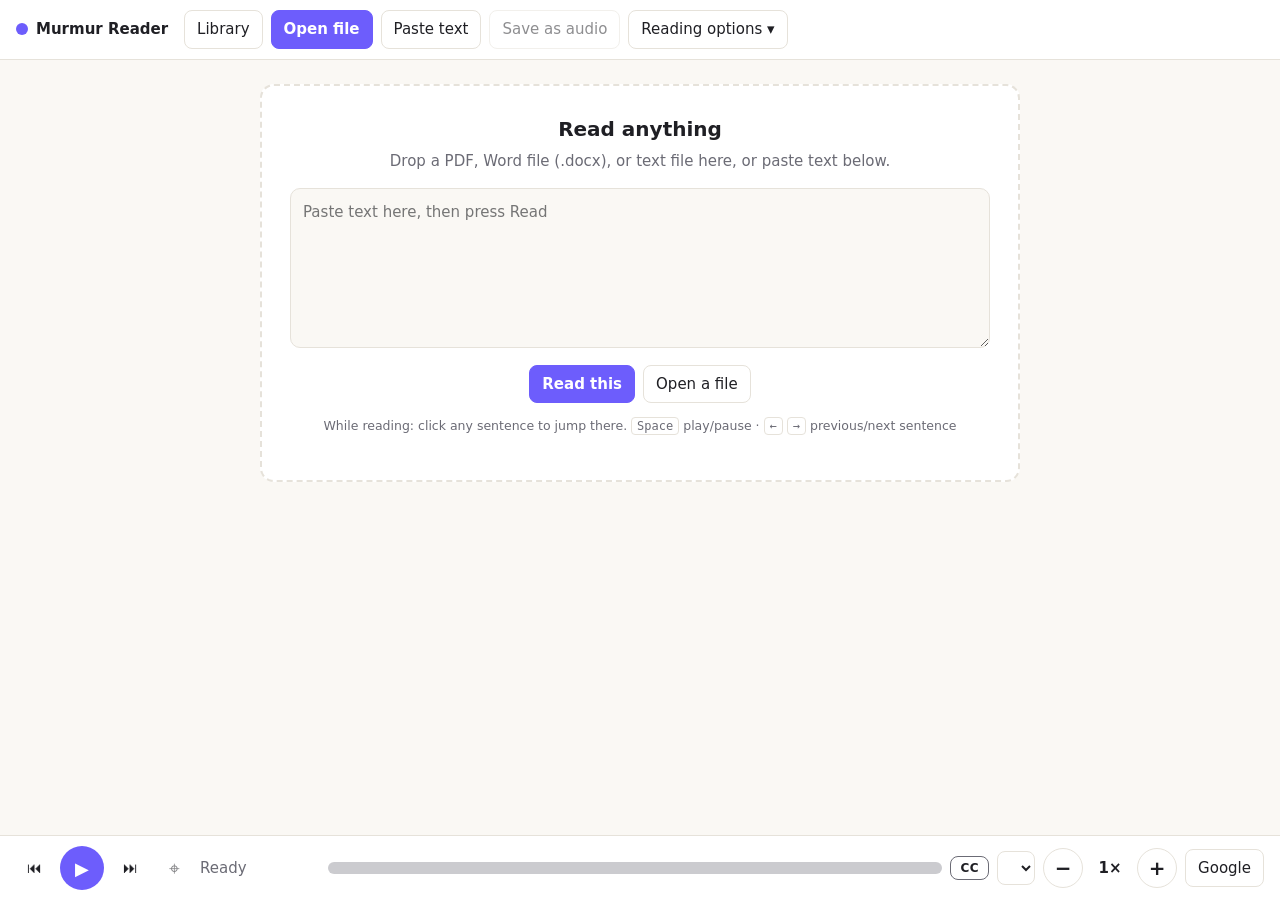
<file: index.html>
<!doctype html><meta charset="utf-8"><meta http-equiv="refresh" content="0; url=reader.html"><link rel="icon" type="image/png" href="icons/48.png"><title>Murmur</title><a href="reader.html">Open Murmur Reader</a>
</file>
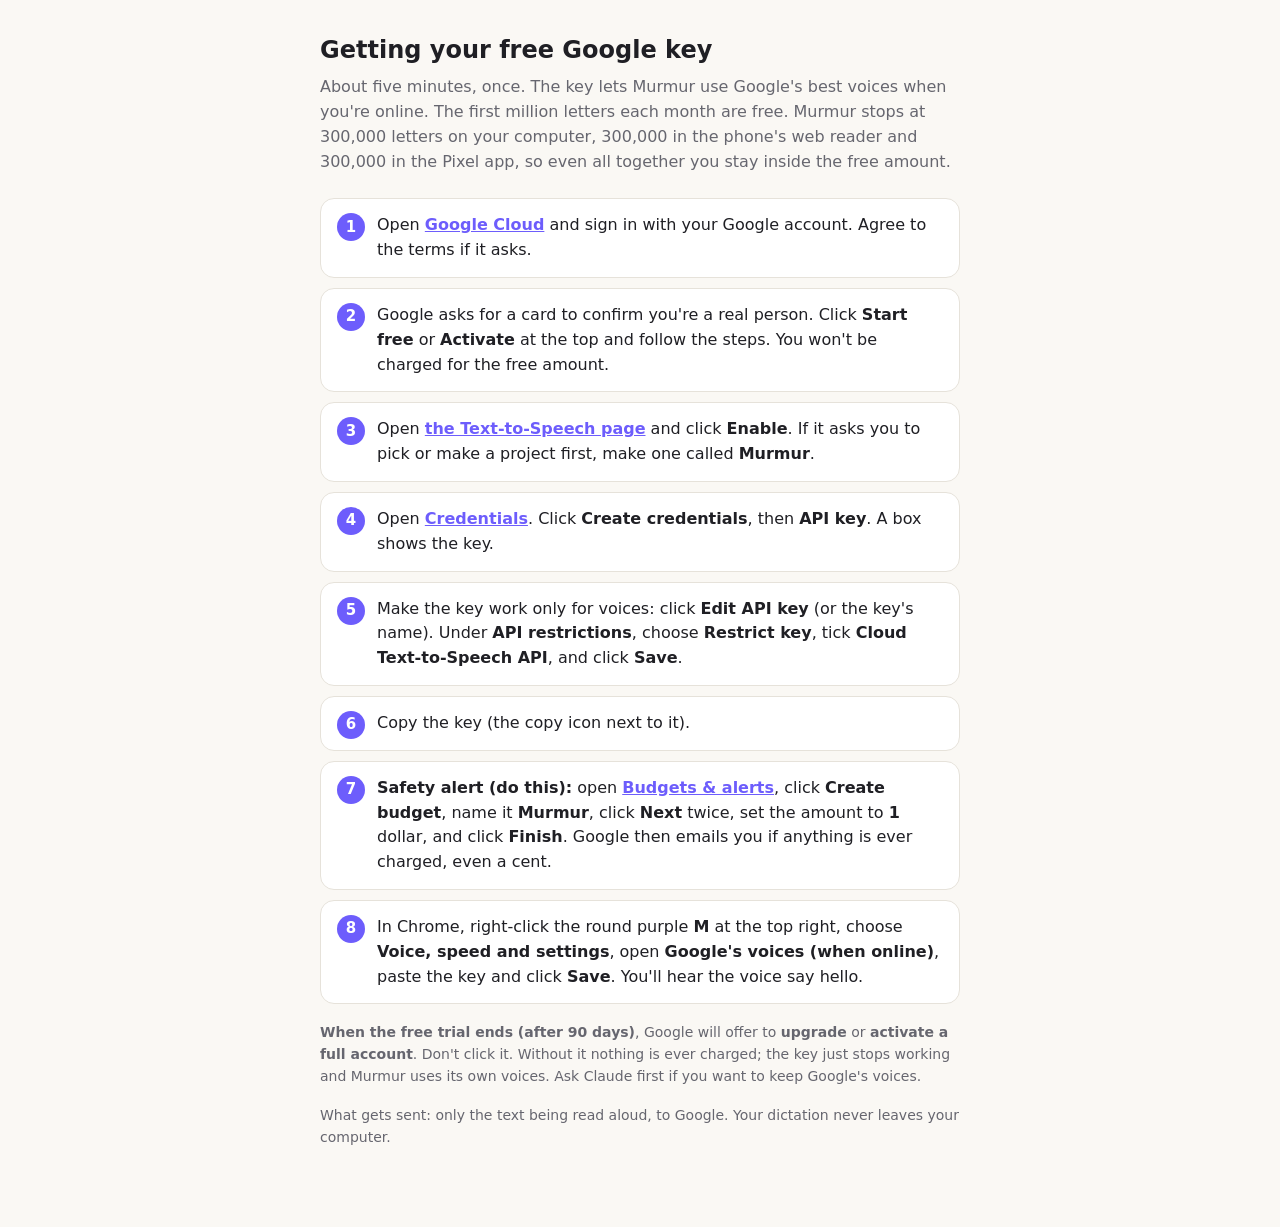
<file: google-key.html>
<!doctype html>
<html lang="en">
  <head>
    <meta charset="utf-8" />
    <meta name="viewport" content="width=device-width, initial-scale=1" />
    <title>Google voices key</title>
    <link rel="icon" type="image/png" sizes="48x48" href="icons/48.png" />
    <link rel="icon" type="image/png" sizes="128x128" href="icons/128.png" />
    <style>
      :root { --bg: #faf8f4; --fg: #1f1f24; --muted: #66666f; --card: #fff; --line: #e6e2da; --accent: #6d5dfc; --on-accent: #fff; }
      @media (prefers-color-scheme: dark) {
        :root { --bg: #18181c; --fg: #ececf0; --muted: #a3a3ad; --card: #222228; --line: #34343c; }
      }
      body { margin: 0; background: var(--bg); color: var(--fg); font: 16px/1.55 system-ui, -apple-system, "Segoe UI", sans-serif; }
      main { max-width: 640px; margin: 0 auto; padding: 32px 16px 64px; }
      h1 { font-size: 24px; margin: 0 0 6px; }
      .lead { color: var(--muted); margin: 0 0 24px; }
      ol { list-style: none; padding: 0; margin: 0; counter-reset: s; }
      li { counter-increment: s; background: var(--card); border: 1px solid var(--line); border-radius: 14px; padding: 14px 16px 14px 56px; margin: 0 0 10px; position: relative; }
      li::before { content: counter(s); position: absolute; left: 16px; top: 14px; width: 28px; height: 28px; border-radius: 50%; background: var(--accent); color: var(--on-accent); display: grid; place-items: center; font-weight: 700; font-size: 15px; }
      a { color: var(--accent); font-weight: 600; }
      .note { color: var(--muted); font-size: 14px; margin-top: 18px; }
      b { font-weight: 650; }
    </style>
  </head>
  <body>
    <main>
      <h1>Getting your free Google key</h1>
      <p class="lead">About five minutes, once. The key lets Murmur use Google's best voices when you're online. The first million letters each month are free. Murmur stops at 300,000 letters on your computer, 300,000 in the phone's web reader and 300,000 in the Pixel app, so even all together you stay inside the free amount.</p>
      <ol>
        <li>Open <a href="https://console.cloud.google.com/" target="_blank" rel="noopener">Google Cloud</a> and sign in with your Google account. Agree to the terms if it asks.</li>
        <li>Google asks for a card to confirm you're a real person. Click <b>Start free</b> or <b>Activate</b> at the top and follow the steps. You won't be charged for the free amount.</li>
        <li>Open <a href="https://console.cloud.google.com/apis/library/texttospeech.googleapis.com" target="_blank" rel="noopener">the Text-to-Speech page</a> and click <b>Enable</b>. If it asks you to pick or make a project first, make one called <b>Murmur</b>.</li>
        <li>Open <a href="https://console.cloud.google.com/apis/credentials" target="_blank" rel="noopener">Credentials</a>. Click <b>Create credentials</b>, then <b>API key</b>. A box shows the key.</li>
        <li>Make the key work only for voices: click <b>Edit API key</b> (or the key's name). Under <b>API restrictions</b>, choose <b>Restrict key</b>, tick <b>Cloud Text-to-Speech API</b>, and click <b>Save</b>.</li>
        <li>Copy the key (the copy icon next to it).</li>
        <li><b>Safety alert (do this):</b> open <a href="https://console.cloud.google.com/billing/budgets" target="_blank" rel="noopener">Budgets &amp; alerts</a>, click <b>Create budget</b>, name it <b>Murmur</b>, click <b>Next</b> twice, set the amount to <b>1</b> dollar, and click <b>Finish</b>. Google then emails you if anything is ever charged, even a cent.</li>
        <li>In Chrome, right-click the round purple <b>M</b> at the top right, choose <b>Voice, speed and settings</b>, open <b>Google's voices (when online)</b>, paste the key and click <b>Save</b>. You'll hear the voice say hello.</li>
      </ol>
      <p class="note"><b>When the free trial ends (after 90 days)</b>, Google will offer to <b>upgrade</b> or <b>activate a full account</b>. Don't click it. Without it nothing is ever charged; the key just stops working and Murmur uses its own voices. Ask Claude first if you want to keep Google's voices.</p>
      <p class="note">What gets sent: only the text being read aloud, to Google. Your dictation never leaves your computer.</p>
    </main>
  </body>
</html>
</file>
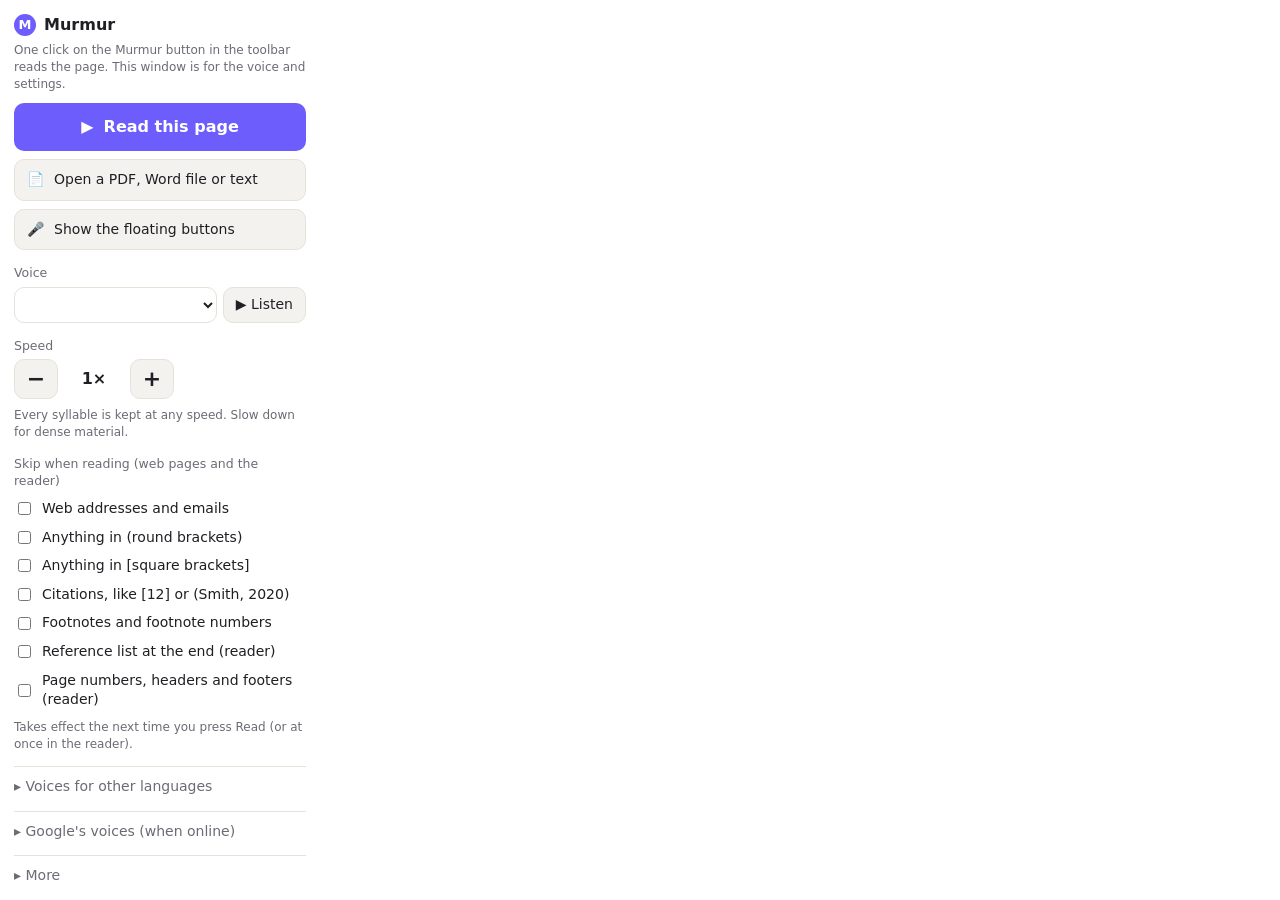
<file: popup.html>
<!doctype html>
<html lang="en">
  <head>
    <meta charset="utf-8" />
    <link rel="icon" type="image/png" href="icons/48.png" />
    <style>
      :root { --bg: #fff; --fg: #1f1f24; --muted: #6b6b75; --line: #e6e2da; --soft: #f4f2ee; --accent: #6d5dfc; --accent2: #8577ff; --on-accent: #fff; --err: #b3261e; }
      @media (prefers-color-scheme: dark) {
        :root { --bg: #1d1d22; --fg: #ececf0; --muted: #a3a3ad; --line: #34343c; --soft: #26262d; --err: #ff8a80; }
      }
      * { box-sizing: border-box; }
      body { width: 320px; margin: 0; padding: 14px; font: 14px/1.4 system-ui, -apple-system, "Segoe UI", sans-serif; color: var(--fg); background: var(--bg); }
      h1 { font-size: 16px; margin: 0 0 12px; display: flex; align-items: center; gap: 8px; }
      .logo { width: 22px; height: 22px; border-radius: 50%; background: var(--accent); color: var(--on-accent); display: grid; place-items: center; font-weight: 800; font-size: 13px; }
      button { font: inherit; color: inherit; cursor: pointer; border: 0; border-radius: 10px; }
      .big { width: 100%; padding: 13px 14px; font-size: 16px; font-weight: 650; background: var(--accent); color: var(--on-accent); display: flex; align-items: center; justify-content: center; gap: 10px; }
      .big:hover { background: var(--accent2); }
      .wide { width: 100%; margin-top: 8px; padding: 10px 12px; background: var(--soft); border: 1px solid var(--line); text-align: left; display: flex; align-items: center; gap: 10px; }
      .wide:hover { border-color: var(--muted); }
      .now { margin-top: 12px; padding: 10px; border-radius: 12px; background: var(--soft); border: 1px solid var(--line); }
      .now[hidden] { display: none; }
      .status { min-height: 18px; color: var(--muted); margin-bottom: 8px; text-align: center; }
      .status.err { color: var(--err); }
      .controls { display: flex; justify-content: center; gap: 10px; }
      .controls button { width: 44px; height: 44px; border-radius: 50%; background: var(--bg); border: 1px solid var(--line); font-size: 15px; display: grid; place-items: center; }
      .controls button.main { width: 52px; height: 52px; background: var(--accent); border: 0; color: var(--on-accent); font-size: 18px; }
      .msg { margin-top: 10px; color: var(--err); font-size: 13px; }
      .msg:empty { display: none; }
      .field { margin-top: 14px; }
      .field > .label { font-size: 12.5px; color: var(--muted); margin-bottom: 5px; display: block; }
      .voice-row { display: flex; gap: 6px; }
      select { flex: 1; min-width: 0; font: inherit; padding: 8px; border-radius: 10px; border: 1px solid var(--line); background: var(--bg); color: var(--fg); }
      .listen { padding: 0 12px; background: var(--soft); border: 1px solid var(--line); white-space: nowrap; }
      .speed-row { display: flex; align-items: center; gap: 8px; }
      .speed-row small { color: var(--muted); }
      input[type=range] { flex: 1; accent-color: var(--accent); }
      .speed-val { min-width: 56px; text-align: center; font-weight: 600; font-size: 16px; font-variant-numeric: tabular-nums; }
      .step { width: 44px; height: 40px; padding: 0; font-size: 22px; font-weight: 600; line-height: 1; background: var(--soft); border: 1px solid var(--line); border-radius: 10px; color: var(--fg); cursor: pointer; }
      .step:disabled { opacity: .35; cursor: default; }
      details { margin-top: 14px; border-top: 1px solid var(--line); padding-top: 10px; }
      summary { cursor: pointer; color: var(--muted); list-style: none; }
      summary::-webkit-details-marker { display: none; }
      summary::before { content: '▸ '; }
      details[open] summary::before { content: '▾ '; }
      .check { display: flex; align-items: center; gap: 8px; margin: 9px 0; }
      .lang { display: flex; align-items: center; gap: 6px; margin: 8px 0; }
      .lang .name { width: 86px; color: var(--muted); font-size: 13px; flex: none; }
      .lang select { flex: 1; min-width: 0; padding: 6px 8px; }
      .lang .listen { padding: 0 10px; height: 32px; }
      .small { font-size: 12px; color: var(--muted); margin-top: 8px; }
      a { color: #2a6fd6; cursor: pointer; }
    </style>
  </head>
  <body>
    <h1><span class="logo">M</span>Murmur</h1>
    <div class="small" style="margin: -6px 0 10px">One click on the Murmur button in the toolbar reads the page. This window is for the voice and settings.</div>

    <button id="readPage" class="big"><span>&#9654;</span> <span id="readLabel">Read this page</span></button>
    <button id="openReader" class="wide"><span>&#128196;</span> Open a PDF, Word file or text</button>
    <button id="showDock" class="wide" title="The microphone and speaker buttons that float over everything on this computer"><span>&#127908;</span> Show the floating buttons</button>
    <div id="dockNote" class="small" hidden></div>

    <div id="now" class="now" hidden>
      <div id="status" class="status"></div>
      <div class="controls">
        <button id="prev" title="Back one sentence">&#9198;</button>
        <button id="toggle" class="main" title="Pause or play">&#10074;&#10074;</button>
        <button id="next" title="Forward one sentence">&#9197;</button>
        <button id="stop" title="Stop">&#9632;</button>
      </div>
    </div>
    <div id="msg" class="msg"></div>

    <div class="field">
      <span class="label">Voice</span>
      <div class="voice-row">
        <select id="voice"></select>
        <button id="listen" class="listen" title="Hear this voice">&#9654; Listen</button>
      </div>
    </div>

    <div class="field">
      <span class="label">Speed</span>
      <div class="speed-row">
        <button id="speedDown" class="step" aria-label="Slower" title="Slower (hold to keep going)">−</button>
        <span id="speedVal" class="speed-val">1×</span>
        <button id="speedUp" class="step" aria-label="Faster" title="Faster (hold to keep going)">+</button>
      </div>
      <div class="small">Every syllable is kept at any speed. Slow down for dense material.</div>
    </div>

    <div class="field" id="skipBox">
      <span class="label">Skip when reading (web pages and the reader)</span>
      <label class="check"><input type="checkbox" data-k="skipUrls" /> Web addresses and emails</label>
      <label class="check"><input type="checkbox" data-k="skipParens" /> Anything in (round brackets)</label>
      <label class="check"><input type="checkbox" data-k="skipBrackets" /> Anything in [square brackets]</label>
      <label class="check"><input type="checkbox" data-k="skipCitations" /> Citations, like [12] or (Smith, 2020)</label>
      <label class="check"><input type="checkbox" data-k="skipFootnotes" /> Footnotes and footnote numbers</label>
      <label class="check"><input type="checkbox" data-k="skipReferences" /> Reference list at the end (reader)</label>
      <label class="check"><input type="checkbox" data-k="skipHeaders" /> Page numbers, headers and footers (reader)</label>
      <div class="small">Takes effect the next time you press Read (or at once in the reader).</div>
    </div>

    <details>
      <summary>Voices for other languages</summary>
      <div id="langVoices"></div>
      <div class="small">Murmur switches to these by itself when it meets that language.</div>
    </details>

    <details id="googleBox">
      <summary>Google's voices (when online)</summary>
      <label class="check"><input id="onlineVoices" type="checkbox" /> Use Google's voices when I'm online</label>
      <div class="field" style="margin-top: 6px">
        <span class="label">Your Google key</span>
        <div class="voice-row">
          <input id="googleKey" type="password" placeholder="Paste it here" autocomplete="off" spellcheck="false" style="flex: 1; min-width: 0; font: inherit; padding: 8px; border-radius: 10px; border: 1px solid var(--line); background: var(--bg); color: var(--fg)" />
          <button id="saveKey" class="listen">Save</button>
        </div>
      </div>
      <div class="field">
        <span class="label">Google voice (the same man reads every language)</span>
        <div class="voice-row">
          <select id="onlineVoice"></select>
          <button id="onlineListen" class="listen" title="Hear this voice">&#9654; Listen</button>
        </div>
      </div>
      <div class="field">
        <span class="label">A different voice for one language (optional)</span>
        <div class="voice-row">
          <select id="langPick" title="Language"></select>
          <select id="langVoice" title="Voice for that language"></select>
          <button id="langListen" class="listen" title="Hear this voice in that language">&#9654;</button>
        </div>
        <div class="small">Pick a language, try a few voices with the play button, and leave it on the one you like.</div>
      </div>
      <div id="onlineStatus" class="small"></div>
      <div class="small">Google's first million letters a month are free. Murmur stops at 300,000 on this computer, 300,000 in the phone's web reader and 300,000 in the Pixel app, so together they stay free; then its own voices read. Offline, or for Latin, Murmur's own voices read. <a id="keyHelp">How to get a free key</a></div>
    </details>
    <details>
      <summary>More</summary>
      <button id="savePage" class="wide"><span>&#11015;</span> Save this page as an audio file</button>
      <button id="voices" class="wide"><span>&#127911;</span> Hear all the voices</button>
      <button id="help" class="wide"><span>&#10067;</span> How to use Murmur</button>
      <label class="check"><input id="selectButton" type="checkbox" /> Show a play button when I select text</label>
      <div class="small">
        Optional keyboard shortcuts: Alt+R reads or pauses. <a id="shortcuts">Change them</a>
      </div>
    </details>
    <audio id="sample" preload="none"></audio>
    <script src="popup.js"></script>
  </body>
</html>
</file>
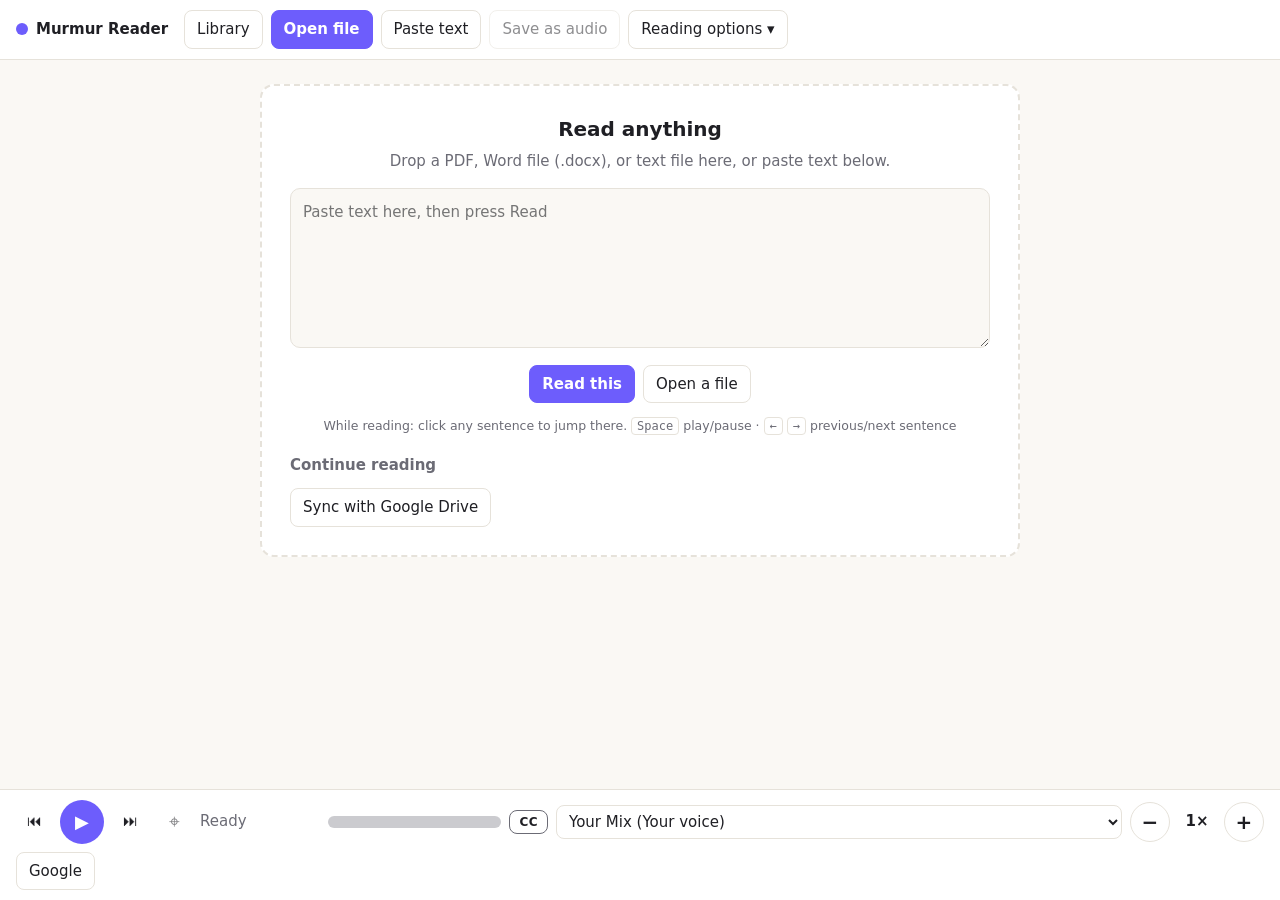
<file: reader.html>
<!doctype html>
<html lang="en">
  <head>
    <meta charset="utf-8" />
    <meta name="viewport" content="width=device-width, initial-scale=1, viewport-fit=cover" />
    <title>Murmur Reader</title>
    <link rel="icon" type="image/png" sizes="48x48" href="icons/48.png" />
    <link rel="icon" type="image/png" sizes="128x128" href="icons/128.png" />
    <!-- On a phone this page can be added to the home screen as an app. -->
    <link rel="manifest" href="app.webmanifest" />
    <meta name="theme-color" content="#6d5dfc" />
    <meta name="mobile-web-app-capable" content="yes" />
    <meta name="apple-mobile-web-app-capable" content="yes" />
    <meta name="apple-mobile-web-app-title" content="Murmur" />
    <link rel="apple-touch-icon" href="icons/128.png" />
    <style>
      :root { --bg: #faf8f4; --fg: #1f1f24; --muted: #6b6b75; --accent: #6d5dfc; --on-accent: #fff; --card: #fff; --line: #e6e2da; --hl: #ffe27a; }
      @media (prefers-color-scheme: dark) {
        :root { --bg: #17171b; --fg: #ececf0; --muted: #a0a0ab; --card: #202026; --line: #33333b; --hl: #4a4010; }
      }
      * { box-sizing: border-box; }
      html, body { margin: 0; height: 100%; }
      body { background: var(--bg); color: var(--fg); font: 15px/1.5 system-ui, -apple-system, "Segoe UI", sans-serif; display: flex; flex-direction: column; }
      header { display: flex; align-items: center; gap: 8px; padding: 10px 16px; border-bottom: 1px solid var(--line); background: var(--card); flex-wrap: wrap; }
      .brand { font-weight: 700; display: flex; align-items: center; gap: 8px; margin-right: 8px; }
      .brand .dot { width: 12px; height: 12px; border-radius: 50%; background: var(--accent); display: inline-block; }
      button { font: inherit; padding: 7px 12px; border: 1px solid var(--line); border-radius: 8px; background: var(--card); color: var(--fg); cursor: pointer; }
      button:hover { border-color: var(--muted); }
      button.primary { background: var(--accent); border-color: var(--accent); color: var(--on-accent); font-weight: 600; }
      button:disabled { opacity: .5; cursor: default; }
      .spd { display: inline-flex; align-items: center; gap: 6px; }
      .spd { gap: 2px; }
      .spd button { width: 40px; height: 40px; padding: 0; font-size: 20px; font-weight: 600; line-height: 1; border-radius: 50%; }
      .spd b { min-width: 50px; text-align: center; font-variant-numeric: tabular-nums; }
      select { font: inherit; padding: 6px 8px; border-radius: 8px; border: 1px solid var(--line); background: var(--card); color: var(--fg); }
      #docTitle { color: var(--muted); margin-left: auto; max-width: 40%; overflow: hidden; text-overflow: ellipsis; white-space: nowrap; }
      main { flex: 1; overflow: auto; padding: 24px 16px 120px; }
      .wrap { margin: 0 auto; }
      #start { max-width: 760px; margin: 0 auto; }
      body.pages main { padding: 8px 8px 120px; }
      #start { background: var(--card); border: 2px dashed var(--line); border-radius: 14px; padding: 28px; text-align: center; }
      #start.drag { border-color: var(--accent); }
      #start h2 { margin: 0 0 6px; font-size: 20px; }
      #start p { color: var(--muted); margin: 0 0 16px; }
      textarea { width: 100%; min-height: 160px; font: inherit; padding: 12px; border-radius: 10px; border: 1px solid var(--line); background: var(--bg); color: var(--fg); resize: vertical; }
      /* Easiest to read on screen: a plain, open sans-serif, large, generous line
         spacing, and lines no longer than about 70 letters. */
      #doc { font-family: "Segoe UI Variable Text", "Segoe UI", system-ui, -apple-system, sans-serif; font-size: clamp(20px, 1.15vw + 12px, 30px);
        line-height: 1.65; letter-spacing: .005em; word-spacing: .04em; max-width: 68ch; margin: 0 auto; }
      #doc h2 { font-size: 1.5em; margin: 1.2em 0 .4em; line-height: 1.25; }
      #doc h3 { font-size: 1.2em; margin: 1em 0 .3em; line-height: 1.3; }
      #doc p { margin: 0 0 .9em; }
      /* A whole book on one page: Chrome only lays out the paragraphs near the screen, so moving the
         highlight or pressing pause never waits for 10,000 sentences to be measured. */
      #doc > p, #doc > h2, #doc > h3, #doc > pre, #doc > .page { content-visibility: auto; contain-intrinsic-size: auto 6em; }
      #doc p.note { font-size: .8em; color: var(--muted); }
      #doc .skip { color: var(--muted); opacity: .6; }
      #optsBtn.on { background: var(--accent); border-color: var(--accent); color: var(--on-accent); }
      #opts { position: fixed; top: 58px; right: 16px; z-index: 60; width: min(380px, calc(100vw - 32px)); background: var(--card); color: var(--fg);
        border: 1px solid var(--line); border-radius: 14px; padding: 14px 16px; box-shadow: 0 10px 30px rgba(0,0,0,.3); font: 15px/1.4 system-ui, sans-serif; }
      #opts .oh { font-weight: 700; margin-bottom: 8px; }
      #opts label { display: flex; gap: 10px; align-items: center; padding: 7px 4px; border-radius: 8px; cursor: pointer; }
      #opts label:hover { background: color-mix(in srgb, var(--accent) 14%, transparent); }
      #opts input { width: 18px; height: 18px; accent-color: var(--accent); }
      #opts .row { display: flex; justify-content: flex-end; margin-top: 8px; }
      #doc pre { font: 14px/1.5 ui-monospace, Consolas, monospace; background: var(--card); border: 1px solid var(--line); border-radius: 8px; padding: 10px 12px; white-space: pre-wrap; }
      #doc .page { color: var(--muted); font: 12px system-ui, sans-serif; text-align: center; margin: 1.5em 0; letter-spacing: .08em; text-transform: uppercase; }
      #doc .s { cursor: pointer; border-radius: 3px; }
      #doc .s:hover { background: color-mix(in srgb, var(--hl) 40%, transparent); }
      #doc .s.cur { background: var(--hl); color: var(--fg); }
      #doc .s.cur .w.cur { background: #ffd54a; color: #141414; border-radius: 3px; box-shadow: 0 0 0 2px #ffd54a; }
      footer { position: fixed; left: 0; right: 0; bottom: 0; background: var(--card); border-top: 1px solid var(--line); padding: 10px 16px; display: flex; align-items: center; gap: 8px; flex-wrap: wrap; }
      footer .ctl { all: unset; cursor: pointer; width: 36px; height: 36px; display: grid; place-items: center; border-radius: 50%; font-size: 15px; }
      footer .ctl:hover { background: color-mix(in srgb, var(--fg) 10%, transparent); }
      footer #locate { font-size: 19px; opacity: .55; }
      footer #locate.away { opacity: 1; background: var(--accent); color: var(--on-accent); }
      footer .ctl.play { width: 44px; height: 44px; background: var(--accent); color: var(--on-accent); font-size: 18px; }
      #status { color: var(--muted); min-width: 120px; }
      /* On a phone: everything stays inside the screen, and the bars take less room. */
      @media (max-width: 640px) {
        header { padding: 6px 10px; gap: 6px; }
        header button { padding: 6px 10px; }
        #docTitle { max-width: 100%; margin-left: 0; flex-basis: 100%; font-size: 13px; }
        footer { padding: 6px 10px; gap: 6px; }
        footer #status { min-width: 0; flex: 1 1 60px; overflow: hidden; text-overflow: ellipsis; white-space: nowrap; }
        footer #bar { flex: 1 1 100%; order: -1; min-width: 0; }
        footer #voice { flex: 1 1 0; min-width: 0; max-width: 100%; }
        main { padding: 12px 10px 190px; }
      }
      #status.err { color: #c0392b; }
      #bar { flex: 1; height: 12px; background: color-mix(in srgb, var(--muted) 35%, transparent); border-radius: 6px; overflow: hidden; min-width: 120px; cursor: pointer; margin: 8px 0; }
      #bar > div { height: 100%; width: 0; background: var(--accent); }
      dialog { border: 0; border-radius: 14px; padding: 20px 22px; background: var(--card); color: var(--fg); max-width: 380px; box-shadow: 0 20px 60px rgba(0,0,0,.3); }
      dialog::backdrop { background: rgba(0,0,0,.35); }
      dialog h3 { margin: 0 0 10px; }
      dialog label { display: block; margin: 8px 0; }
      dialog .row { display: flex; gap: 8px; justify-content: flex-end; margin-top: 14px; }
      .hint { font-size: 12.5px; color: var(--muted); }
      kbd { font: 12px ui-monospace, monospace; border: 1px solid var(--line); border-radius: 4px; padding: 1px 5px; }
      footer .cc { all: unset; cursor: pointer; padding: 5px 9px; border-radius: 8px; font: 700 12px/1 system-ui, sans-serif; letter-spacing: .5px; border: 1.5px solid var(--muted); color: var(--fg); }
      footer .cc.on { background: var(--accent); border-color: var(--accent); color: var(--on-accent); }
      #caption { position: fixed; left: 50%; top: 62px; transform: translateX(-50%); z-index: 50; max-width: min(960px, 88vw);
        padding: 10px 46px 12px; border-radius: 20px; background: rgba(20,20,24,.93); color: #f6f6f8; text-align: center;
        font: 700 clamp(26px, 3.4vw, 46px)/1.25 "Segoe UI Variable Display", "Segoe UI", system-ui, -apple-system, sans-serif; letter-spacing: .01em;
        box-shadow: 0 8px 28px rgba(0,0,0,.4); cursor: grab; touch-action: none; user-select: none; text-wrap: balance; }
      #caption .capx { all: unset; position: absolute; top: 4px; right: 6px; width: 30px; height: 30px; border-radius: 50%; display: grid; place-items: center;
        font: 400 18px/1 system-ui, sans-serif; color: #f6f6f8; opacity: .65; cursor: pointer; }
      #caption .capx:hover { opacity: 1; background: rgba(255,255,255,.14); }
      #caption .w.cur { color: #ffd56b; text-decoration: underline; text-decoration-thickness: 3px; text-underline-offset: 6px; }
      #pagesBtn.on { background: var(--accent); border-color: var(--accent); color: var(--on-accent); }
      #pages { margin: 0 auto; }
      .pg { position: relative; margin: 0 auto 12px; background: #fff; box-shadow: 0 4px 18px rgba(0,0,0,.18); cursor: pointer; overflow: hidden; }
      .pg .in { position: absolute; top: 0; height: 100%; }
      .pg canvas { display: block; width: 100%; height: 100%; }
      .pg .hl { position: absolute; background: rgba(255, 214, 74, .38); outline: 2px solid rgba(255, 190, 0, .7); border-radius: 3px; pointer-events: none; }
      .pg .num { position: absolute; right: 8px; bottom: 6px; font: 11px system-ui, sans-serif; color: #888; background: rgba(255,255,255,.7); padding: 1px 5px; border-radius: 4px; }
      #library { margin-top: 18px; text-align: left; }
      #library h3 { margin: 0 0 8px; font-size: 15px; color: var(--muted); font-weight: 600; }
      #library .item { display: flex; align-items: center; gap: 10px; padding: 9px 10px; border-radius: 10px; cursor: pointer; }
      #library .item:hover { background: color-mix(in srgb, var(--accent) 18%, transparent); }
      #library .item .t { flex: 1; overflow: hidden; text-overflow: ellipsis; white-space: nowrap; }
      #library .item .m { color: var(--muted); font-size: 12.5px; white-space: nowrap; }
      #library .item .rm { all: unset; cursor: pointer; color: var(--muted); padding: 2px 6px; border-radius: 6px; }
      #library .item .rm:hover { color: #c0392b; }
    </style>
  </head>
  <body>
    <header>
      <div class="brand"><span class="dot"></span>Murmur Reader</div>
      <button id="libraryBtn" title="Your documents">Library</button>
      <button id="openBtn" class="primary">Open file</button>
      <input id="file" type="file" accept=".pdf,.docx,.txt,.md,.markdown,.html,.htm,application/pdf" hidden />
      <button id="pasteBtn">Paste text</button>
      <button id="saveBtn" disabled>Save as audio</button>
      <button id="pagesBtn" hidden title="Show the real pages of this PDF, pictures included">Pages</button>
      <button id="optsBtn" aria-expanded="false" title="What to read and what to skip">Reading options ▾</button>
      <span id="docTitle"></span>
    </header>
    <div id="opts" hidden>
      <div class="oh">Skip when reading <span class="hint">(skipped words show in grey)</span></div>
      <label><input type="checkbox" data-k="skipFootnotes" /> Footnotes and footnote numbers</label>
      <label><input type="checkbox" data-k="skipCitations" /> Citations, like [12] or (Smith, 2020)</label>
      <label><input type="checkbox" data-k="skipReferences" /> Reference list at the end</label>
      <label><input type="checkbox" data-k="skipHeaders" /> Page numbers, headers and footers</label>
      <label><input type="checkbox" data-k="skipBrackets" /> Anything in [square brackets]</label>
      <label><input type="checkbox" data-k="skipParens" /> Anything in (round brackets)</label>
      <label><input type="checkbox" data-k="skipUrls" /> Web addresses and emails</label>
      <div class="row"><button id="optsDone" class="primary">Done</button></div>
    </div>
    <main>
      <div class="wrap">
        <section id="start">
          <h2>Read anything</h2>
          <p>Drop a PDF, Word file (.docx), or text file here, or paste text below.</p>
          <textarea id="pasteBox" placeholder="Paste text here, then press Read"></textarea>
          <div style="margin-top: 10px; display: flex; gap: 8px; justify-content: center">
            <button id="readPaste" class="primary">Read this</button>
            <button id="openBtn2">Open a file</button>
          </div>
          <p class="hint" style="margin-top: 14px">While reading: click any sentence to jump there. <kbd>Space</kbd> play/pause · <kbd>←</kbd> <kbd>→</kbd> previous/next sentence</p>
          <div id="library" hidden>
            <h3>Continue reading</h3>
            <div id="libraryList"></div>
            <div id="driveRow" hidden style="margin-top: 12px; display: flex; align-items: center; gap: 10px; flex-wrap: wrap">
              <button id="driveBtn" title="Keep your books and your place in them the same on your computer and your phone">Sync with Google Drive</button>
              <span id="driveNote" class="hint"></span>
            </div>
            <div id="appRow" hidden style="margin-top: 12px">
              <a id="appLink" href="intent://setup#Intent;scheme=murmur;package=ca.murmur.app;end"><button type="button">Floating buttons: setup and update</button></a>
            </div>
          </div>
        </section>
        <article id="doc" hidden></article>
        <div id="caption" hidden title="Click to pause or play"></div>
      </div>
      <div id="pages" hidden></div>
    </main>
    <footer>
      <button id="prev" class="ctl" title="Previous sentence (←)">&#9198;</button>
      <button id="play" class="ctl play" title="Play / pause (Space)">&#9654;</button>
      <button id="next" class="ctl" title="Next sentence (→)">&#9197;</button>
      <button id="locate" class="ctl" title="Go back to where it is reading">&#8982;</button>
      <span id="status">Ready</span>
      <div id="bar" title="Jump"><div></div></div>
      <button id="ccBtn" class="cc" title="Big text: show the sentence being read large on the screen">CC</button>
      <select id="voice" title="Voice"></select>
      <span class="spd" title="Speed: tap − for slower, + for faster (hold to keep going)"><button id="speedDown" aria-label="Slower">−</button><b id="speedVal">1×</b><button id="speedUp" aria-label="Faster">+</button></span>
      <button id="onlineBtn" title="Google's voices when online">Google</button>
    </footer>

    <dialog id="onlineDlg">
      <h3>Google's voices (when online)</h3>
      <label><input type="checkbox" id="onlineVoices" /> Use Google's voices when I'm online</label>
      <p class="hint">Your Google key</p>
      <input id="googleKey" type="password" placeholder="Paste it here" autocomplete="off" spellcheck="false" style="width: 100%; font: inherit; padding: 8px; border-radius: 8px; border: 1px solid var(--line); background: var(--card); color: var(--fg)" />
      <p class="hint">Voice (the same man reads every language)</p>
      <select id="onlineVoice" style="width: 100%"></select>
      <p id="onlineStatus" class="hint"></p>
      <p class="hint"><a href="google-key.html" target="_blank" rel="noopener">How to get a free key</a></p>
      <div class="row">
        <button id="onlineListen">Listen</button>
        <button id="onlineClose">Close</button>
        <button id="onlineSave" class="primary">Save</button>
      </div>
    </dialog>

    <dialog id="saveDlg">
      <h3>Save as audio</h3>
      <label><input type="radio" name="fmt" value="mp3" checked /> MP3 (smaller)</label>
      <label><input type="radio" name="fmt" value="wav" /> WAV (bigger, no compression)</label>
      <label><input type="checkbox" id="fromHere" /> Start from the current sentence</label>
      <p id="saveStatus" class="hint"></p>
      <div class="row">
        <button id="saveCancel">Cancel</button>
        <button id="saveGo" class="primary">Create file</button>
      </div>
    </dialog>

    <script type="module" src="reader.js"></script>
  </body>
</html>
</file>
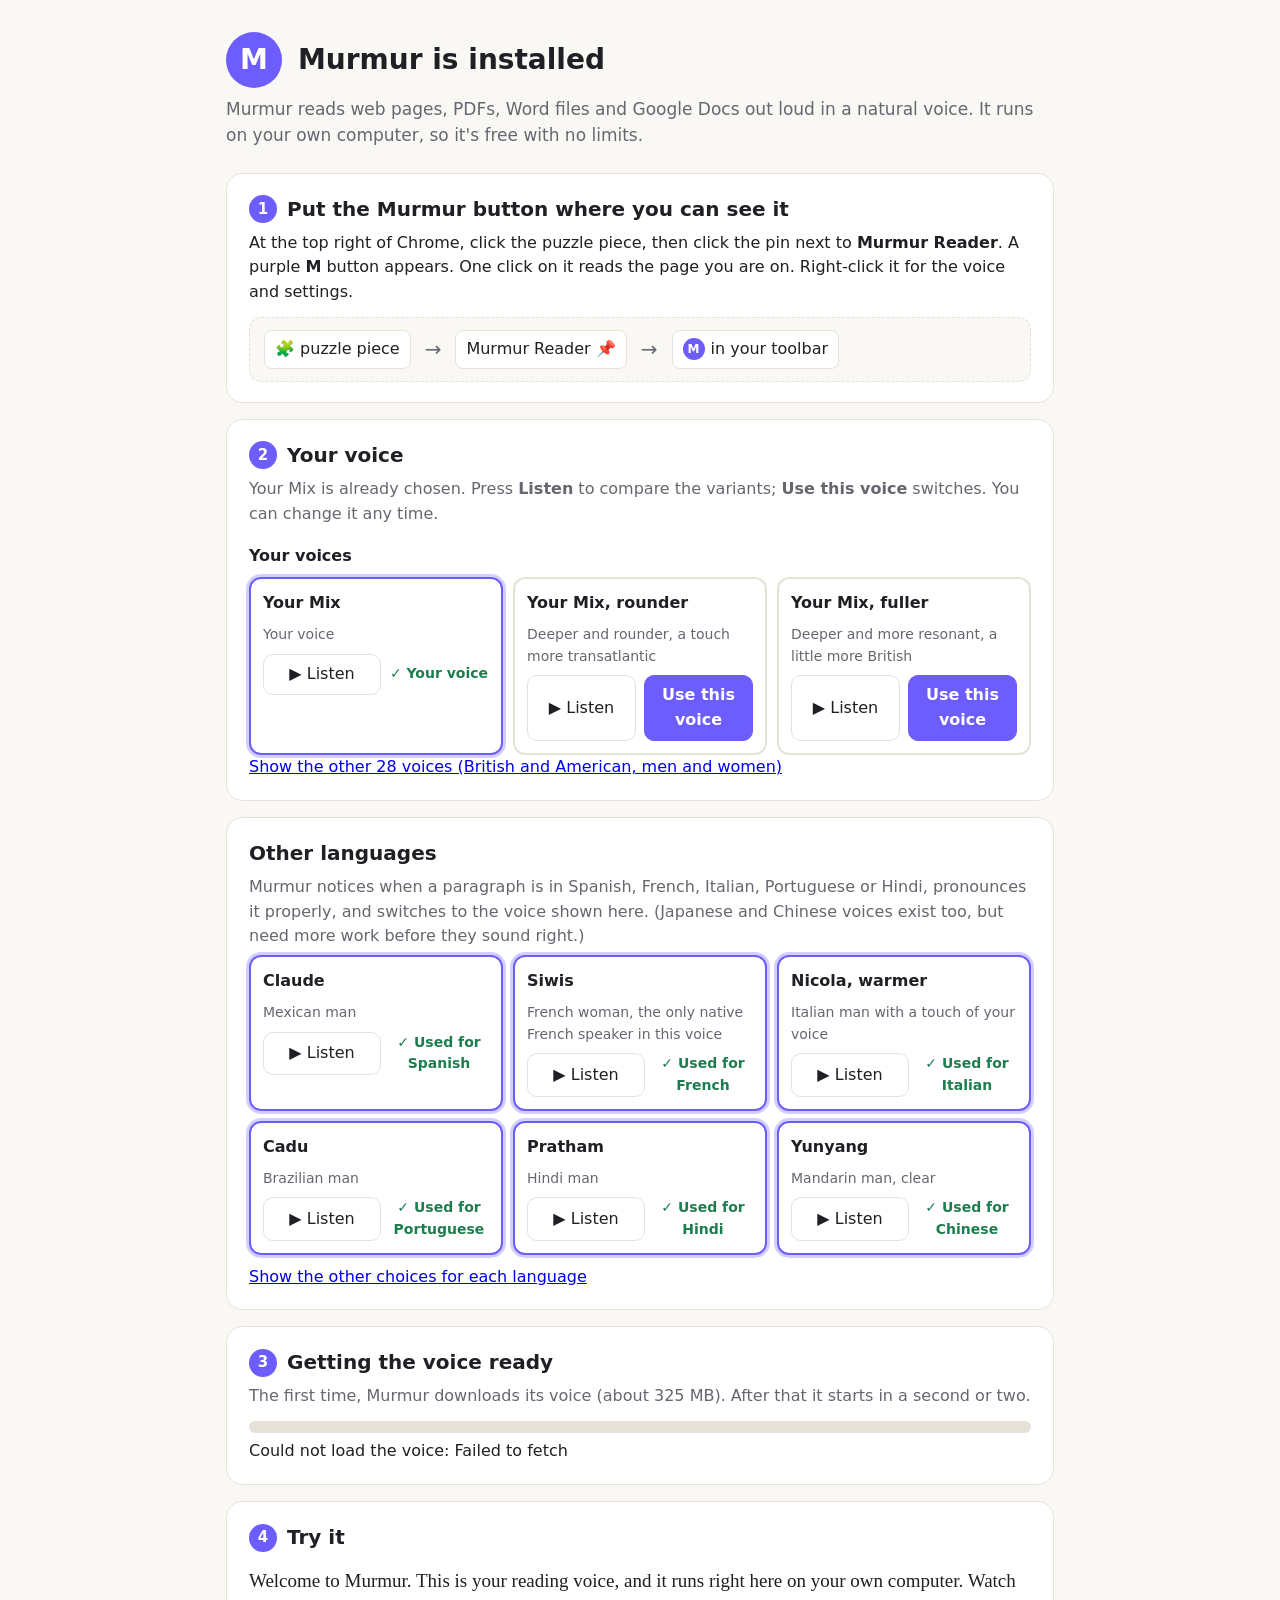
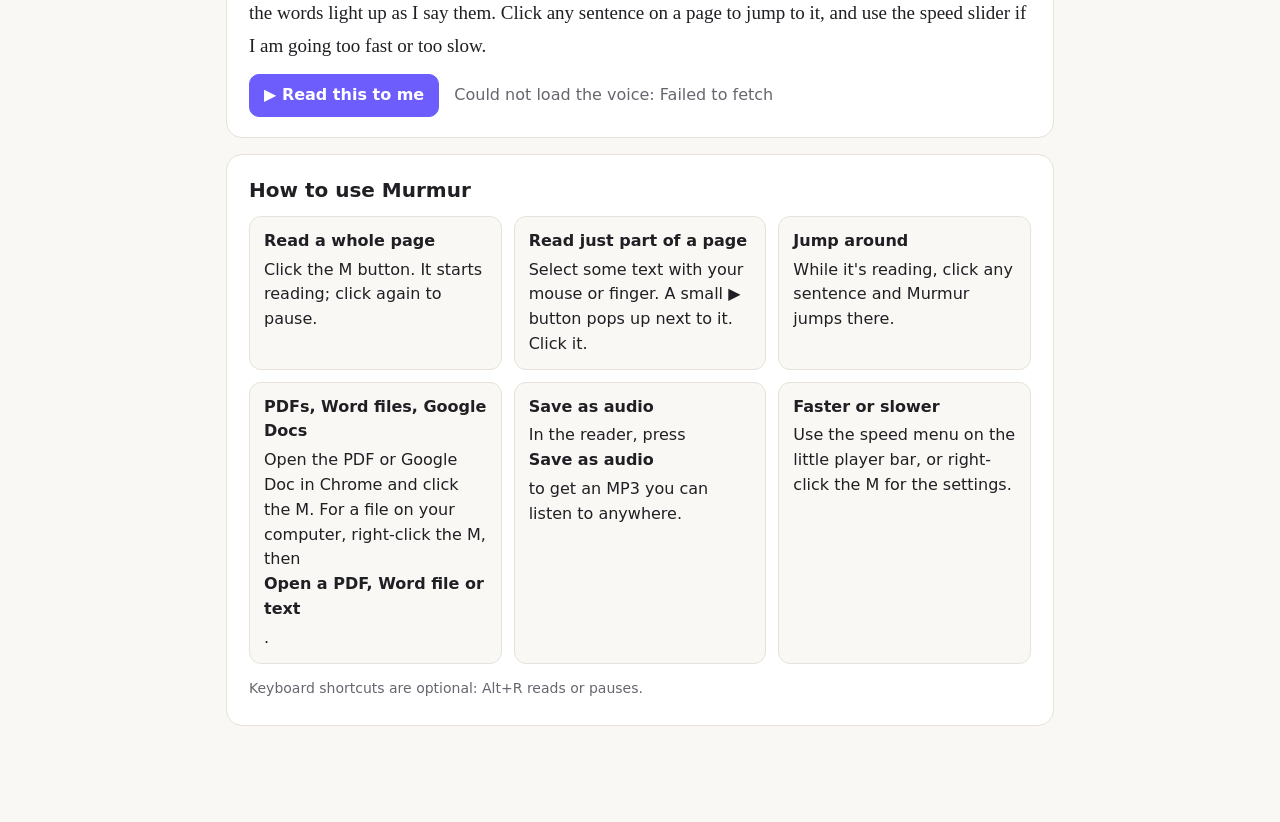
<file: welcome.html>
<!doctype html>
<html lang="en">
  <head>
    <meta charset="utf-8" />
    <meta name="viewport" content="width=device-width, initial-scale=1" />
    <title>Welcome to Murmur</title>
    <link rel="icon" type="image/png" sizes="48x48" href="icons/48.png" />
    <link rel="icon" type="image/png" sizes="128x128" href="icons/128.png" />
    <style>
      :root { --bg: #faf8f4; --fg: #1f1f24; --muted: #66666f; --card: #fff; --line: #e6e2da; --accent: #6d5dfc; --accent2: #8577ff; --on-accent: #fff; --hl: rgba(255, 226, 122, .5); --word: #ffd54a; --ok: #1e7d4f; }
      @media (prefers-color-scheme: dark) {
        :root { --bg: #17171b; --fg: #ececf0; --muted: #a0a0ab; --card: #202026; --line: #33333b; --hl: rgba(140, 115, 20, .55); --word: #8a7414; --ok: #6fd3a0; }
      }
      * { box-sizing: border-box; }
      body { margin: 0; background: var(--bg); color: var(--fg); font: 16px/1.55 system-ui, -apple-system, "Segoe UI", sans-serif; }
      .wrap { max-width: 860px; margin: 0 auto; padding: 32px 16px 80px; }
      .hero { display: flex; gap: 16px; align-items: center; margin-bottom: 8px; }
      .logo { width: 56px; height: 56px; border-radius: 50%; background: var(--accent); color: var(--on-accent); display: grid; place-items: center; font-weight: 800; font-size: 28px; flex: none; }
      h1 { margin: 0; font-size: 28px; line-height: 1.2; }
      .lead { color: var(--muted); margin: 6px 0 24px; font-size: 17px; }
      section { background: var(--card); border: 1px solid var(--line); border-radius: 16px; padding: 20px 22px; margin: 16px 0; }
      h2 { margin: 0 0 6px; font-size: 20px; display: flex; align-items: center; gap: 10px; }
      .num { width: 28px; height: 28px; border-radius: 50%; background: var(--accent); color: var(--on-accent); display: inline-grid; place-items: center; font-size: 15px; font-weight: 700; flex: none; }
      .num.done { background: var(--ok); color: #fff; }
      p { margin: 6px 0; }
      .muted { color: var(--muted); }
      button { font: inherit; cursor: pointer; border-radius: 10px; border: 1px solid var(--line); background: var(--card); color: var(--fg); padding: 8px 14px; }
      button:hover { border-color: var(--muted); }
      button.primary { background: var(--accent); border-color: var(--accent); color: var(--on-accent); font-weight: 650; }
      button.primary:hover { background: var(--accent2); }
      .pin-demo { display: flex; align-items: center; gap: 14px; flex-wrap: wrap; margin-top: 12px; padding: 12px 14px; background: var(--bg); border-radius: 12px; border: 1px dashed var(--line); }
      .pin-demo .chip { display: inline-flex; align-items: center; gap: 6px; padding: 6px 10px; border-radius: 8px; background: var(--card); border: 1px solid var(--line); }
      .arrow { color: var(--muted); font-size: 20px; }
      .group { margin: 18px 0 8px; font-weight: 650; }
      .grid { display: grid; grid-template-columns: repeat(auto-fill, minmax(230px, 1fr)); gap: 10px; }
      .voice { border: 2px solid var(--line); border-radius: 12px; padding: 12px; display: flex; flex-direction: column; gap: 8px; background: var(--card); }
      .voice.chosen { border-color: var(--accent); box-shadow: 0 0 0 3px color-mix(in srgb, var(--accent) 30%, transparent); }
      .voice .name { font-weight: 650; }
      .voice .desc { color: var(--muted); font-size: 14px; }
      .voice .row { display: flex; gap: 8px; }
      .voice .row button { flex: 1; padding: 7px 8px; }
      .voice .badge { color: var(--ok); font-weight: 650; font-size: 14px; }
      .bar { height: 12px; background: var(--line); border-radius: 6px; overflow: hidden; margin: 12px 0 6px; }
      .bar > div { height: 100%; width: 0; background: var(--accent); transition: width .3s; }
      #prepStatus.ok { color: var(--ok); font-weight: 650; }
      #tryText { font: 19px/1.7 Georgia, "Times New Roman", serif; margin: 12px 0; }
      #tryText .s.cur { background: var(--hl); border-radius: 3px; }
      #tryText .w.cur { background: var(--word); border-radius: 3px; }
      .how { display: grid; grid-template-columns: repeat(auto-fill, minmax(240px, 1fr)); gap: 12px; margin-top: 10px; }
      .how div { background: var(--bg); border-radius: 12px; padding: 12px 14px; border: 1px solid var(--line); }
      .how b { display: block; margin-bottom: 4px; }
      .kbd { font-size: 14px; }
    </style>
  </head>
  <body>
    <div class="wrap">
      <div class="hero">
        <div class="logo">M</div>
        <div>
          <h1>Murmur is installed</h1>
        </div>
      </div>
      <p class="lead">Murmur reads web pages, PDFs, Word files and Google Docs out loud in a natural voice. It runs on your own computer, so it's free with no limits.</p>

      <section id="pin">
        <h2><span class="num">1</span> Put the Murmur button where you can see it</h2>
        <p>At the top right of Chrome, click the puzzle piece, then click the pin next to <b>Murmur Reader</b>. A purple <b>M</b> button appears. One click on it reads the page you are on. Right-click it for the voice and settings.</p>
        <div class="pin-demo">
          <span class="chip">&#129513; puzzle piece</span><span class="arrow">&rarr;</span>
          <span class="chip">Murmur Reader &#128204;</span><span class="arrow">&rarr;</span>
          <span class="chip"><span class="logo" style="width: 22px; height: 22px; font-size: 12px">M</span> in your toolbar</span>
        </div>
      </section>

      <section id="voices">
        <h2><span class="num">2</span> Your voice</h2>
        <p class="muted">Your Mix is already chosen. Press <b>Listen</b> to compare the variants; <b>Use this voice</b> switches. You can change it any time.</p>
        <div id="voiceList"></div>
      </section>

      <section id="languages">
        <h2>Other languages</h2>
        <p class="muted">Murmur notices when a paragraph is in Spanish, French, Italian, Portuguese or Hindi, pronounces it properly, and switches to the voice shown here. (Japanese and Chinese voices exist too, but need more work before they sound right.)</p>
        <div id="langList" class="grid"></div>
      </section>

      <section id="prepare">
        <h2><span id="prepNum" class="num">3</span> Getting the voice ready</h2>
        <p class="muted">The first time, Murmur downloads its voice (about 325 MB). After that it starts in a second or two.</p>
        <div class="bar"><div id="prepBar"></div></div>
        <div id="prepStatus">Starting…</div>
      </section>

      <section id="try">
        <h2><span class="num">4</span> Try it</h2>
        <div id="tryText"></div>
        <button id="tryBtn" class="primary">&#9654; Read this to me</button>
        <span id="tryStatus" class="muted" style="margin-left: 10px"></span>
      </section>

      <section id="how">
        <h2>How to use Murmur</h2>
        <div class="how">
          <div><b>Read a whole page</b>Click the M button. It starts reading; click again to pause.</div>
          <div><b>Read just part of a page</b>Select some text with your mouse or finger. A small &#9654; button pops up next to it. Click it.</div>
          <div><b>Jump around</b>While it's reading, click any sentence and Murmur jumps there.</div>
          <div><b>PDFs, Word files, Google Docs</b>Open the PDF or Google Doc in Chrome and click the M. For a file on your computer, right-click the M, then <b>Open a PDF, Word file or text</b>.</div>
          <div><b>Save as audio</b>In the reader, press <b>Save as audio</b> to get an MP3 you can listen to anywhere.</div>
          <div><b>Faster or slower</b>Use the speed menu on the little player bar, or right-click the M for the settings.</div>
        </div>
        <p class="muted kbd" style="margin-top: 14px">Keyboard shortcuts are optional: Alt+R reads or pauses.</p>
      </section>
    </div>
    <audio id="sample" preload="none"></audio>
    <script type="module" src="welcome.js"></script>
  </body>
</html>
</file>
